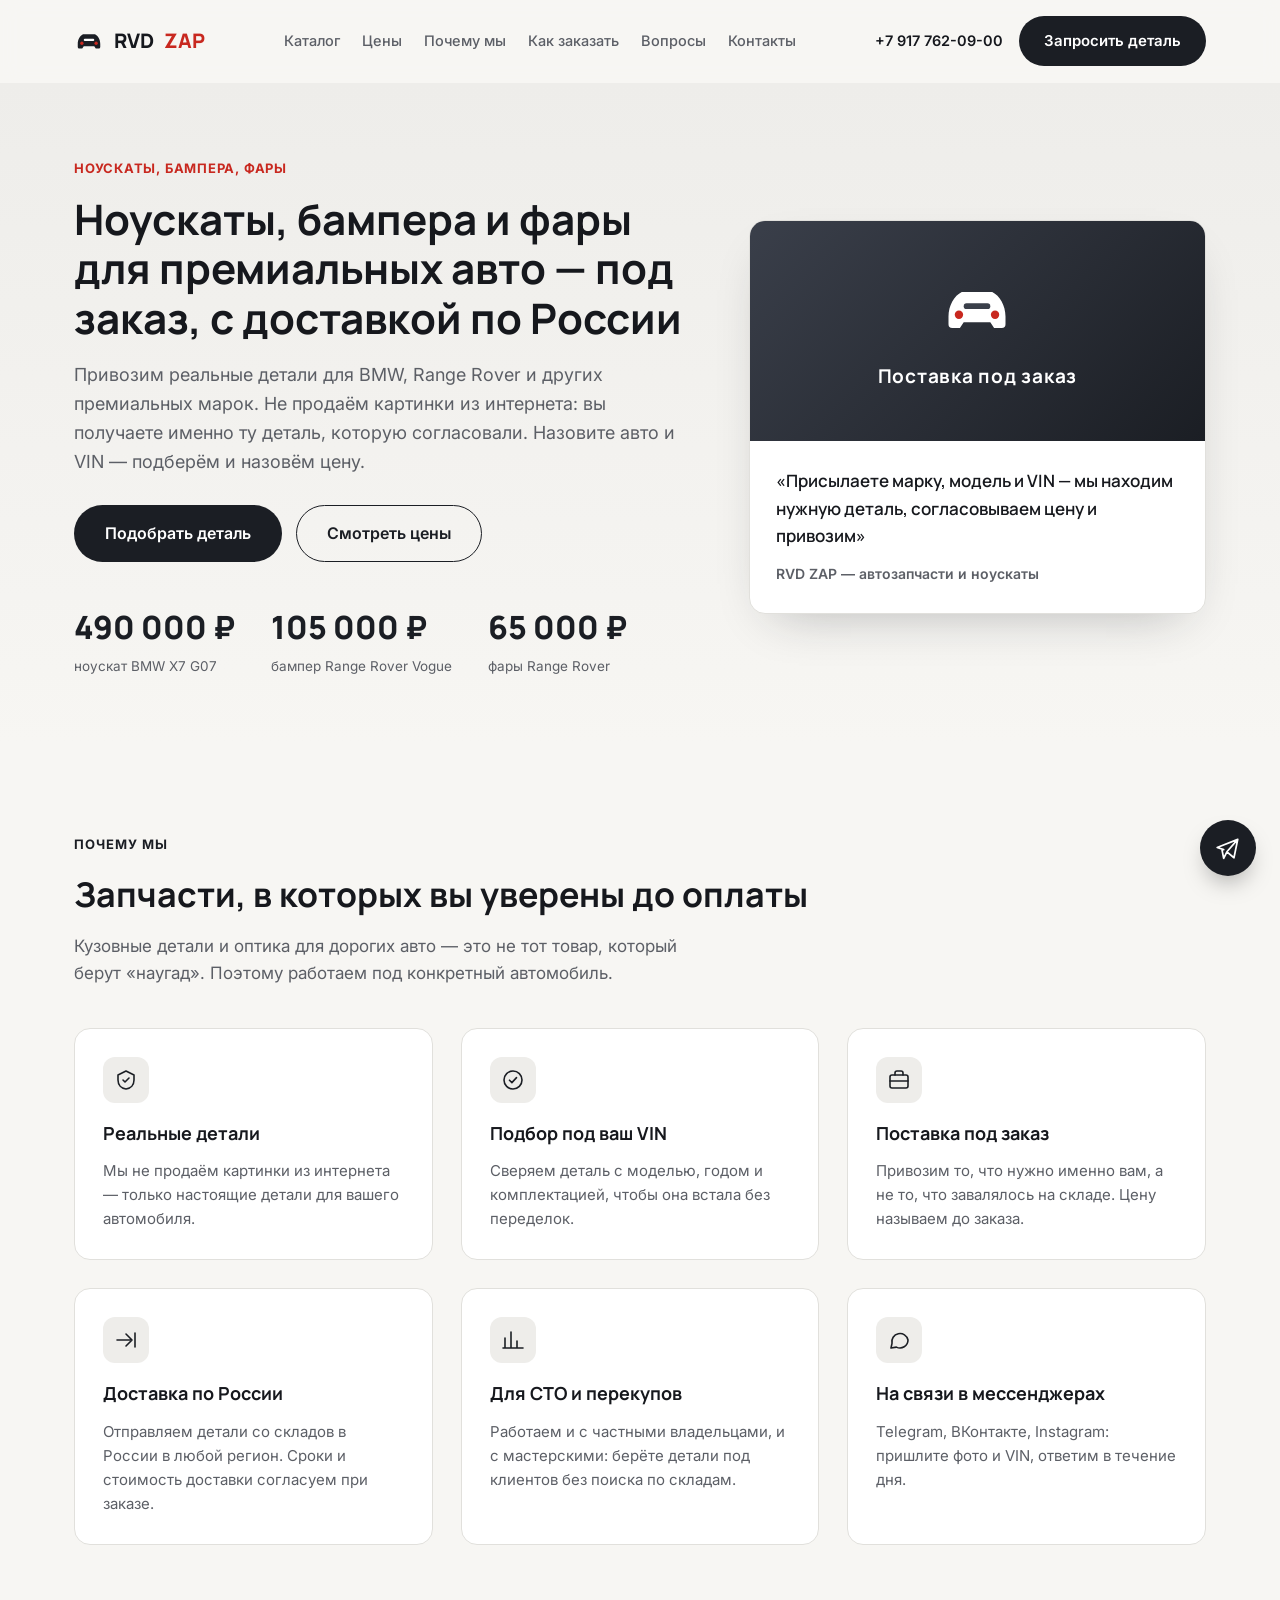
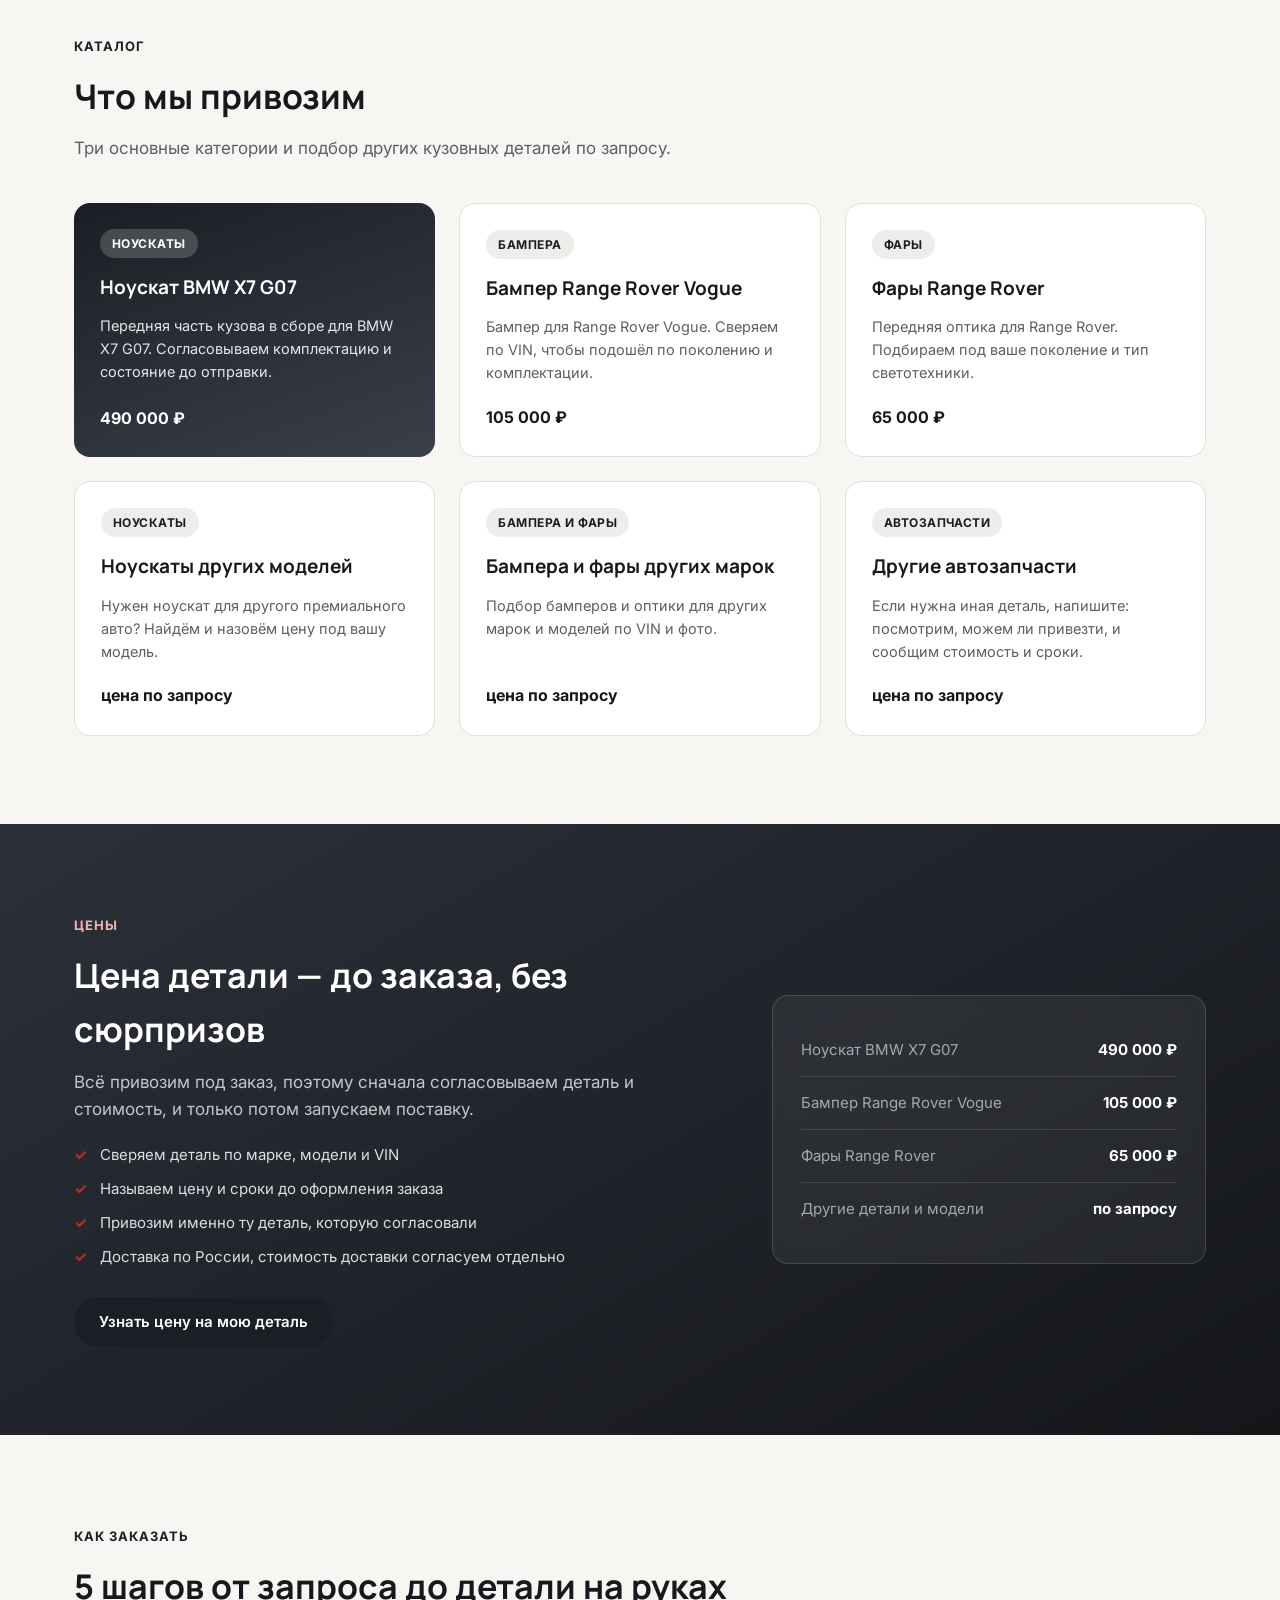
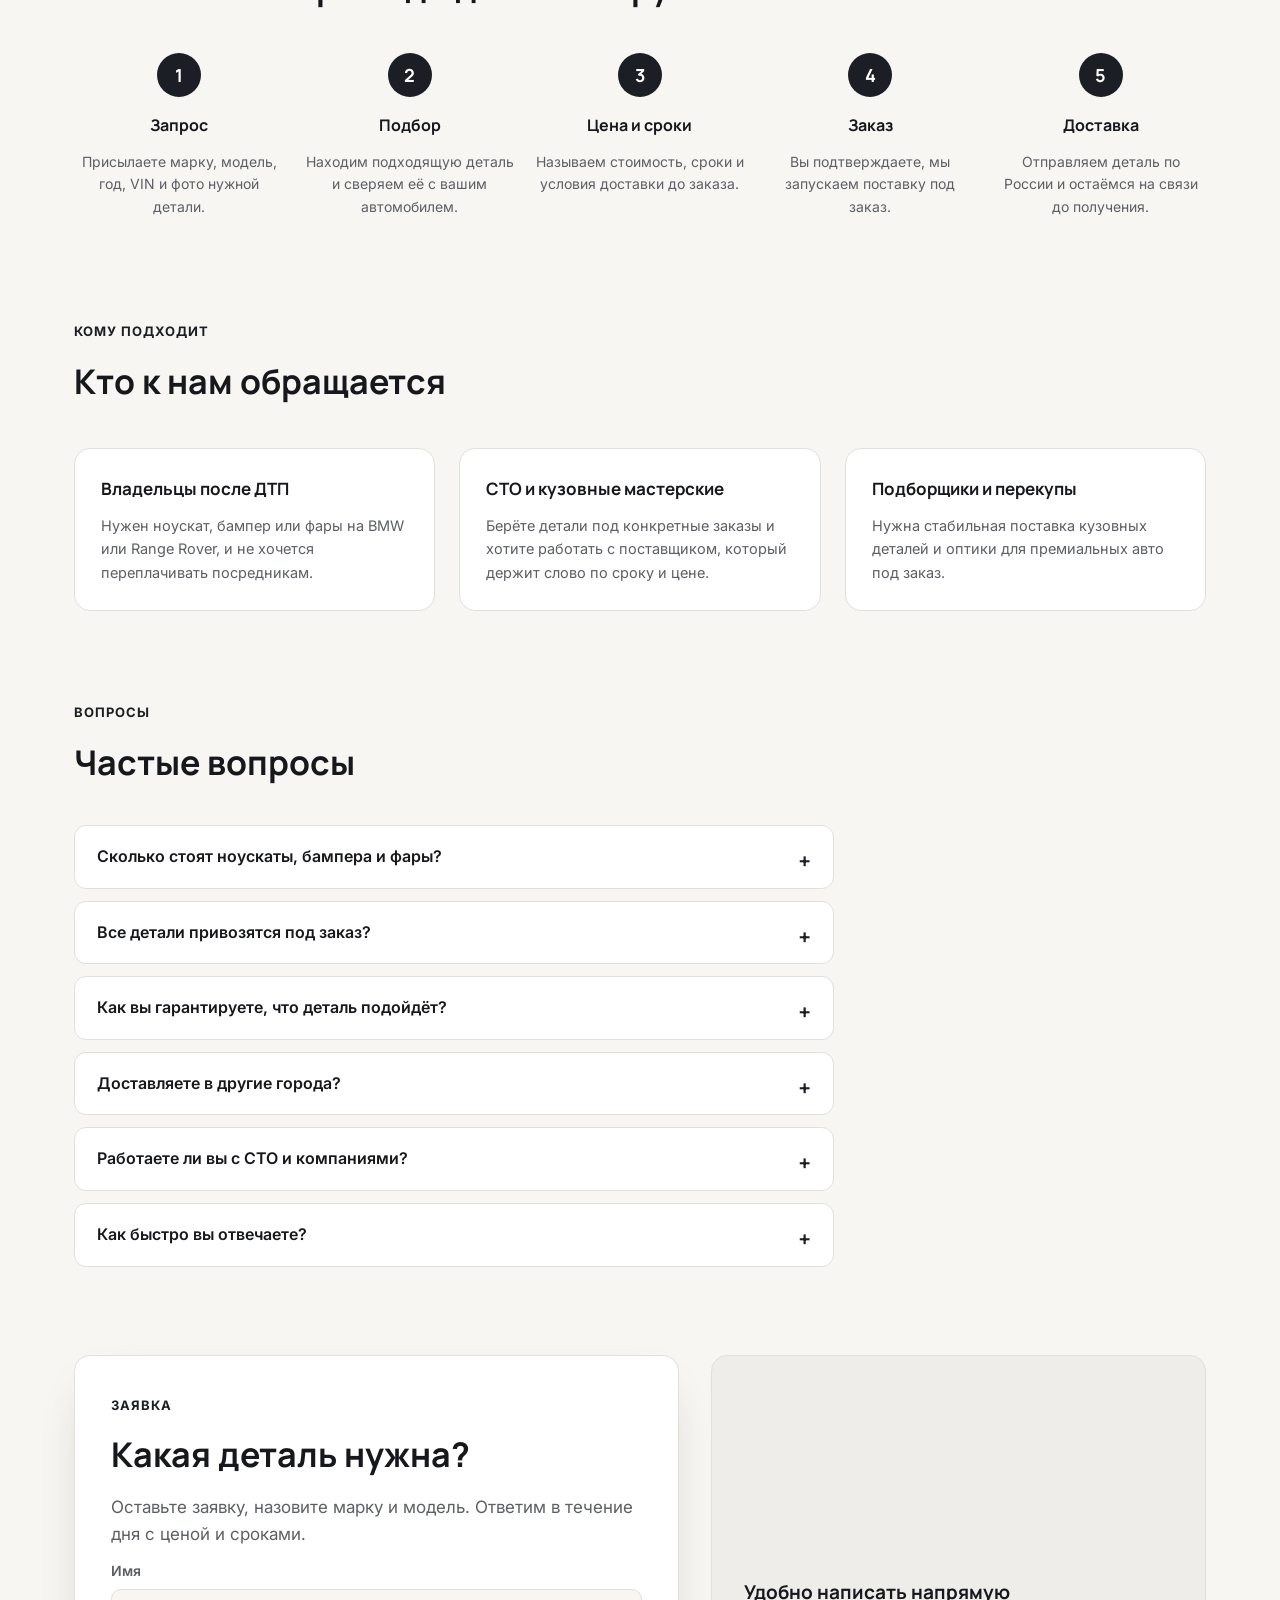
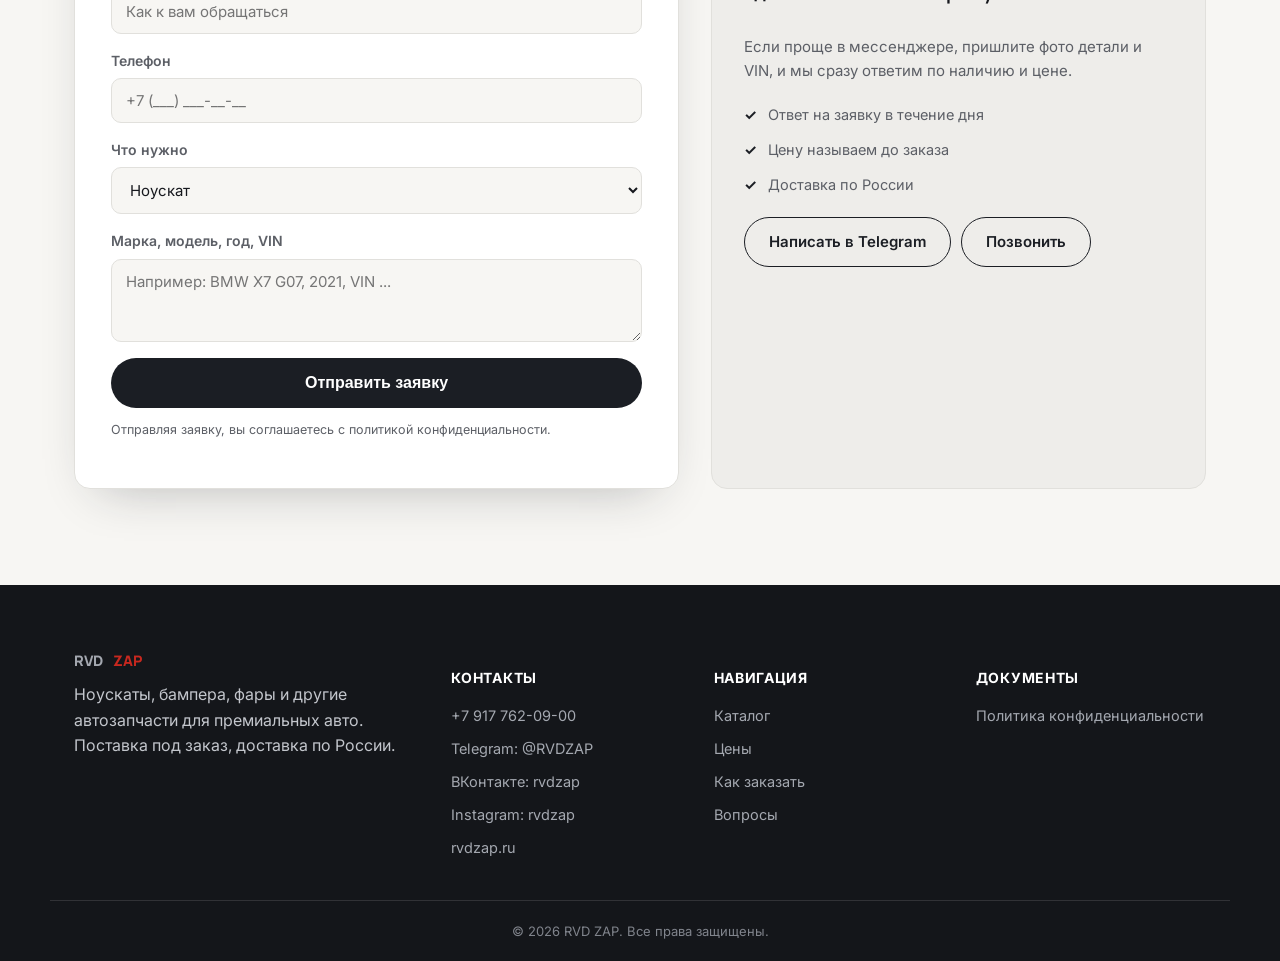
<file: index.html>
<!DOCTYPE html>
<html lang="ru">
<head>
<meta charset="UTF-8">
<meta name="viewport" content="width=device-width, initial-scale=1.0">
<title>RVD ZAP — ноускаты, бампера и фары для BMW и Range Rover под заказ</title>
<meta name="description" content="RVD ZAP — ноускаты, бампера и фары для премиальных авто под заказ. Ноускат BMW X7 G07 — 490 000 ₽, бампер Range Rover Vogue — 105 000 ₽, фары Range Rover — 65 000 ₽. Реальные детали, доставка по России.">
<link rel="canonical" href="https://murzzsite.github.io/rvdzap-parts/">
<meta property="og:type" content="website">
<meta property="og:locale" content="ru_RU">
<meta property="og:site_name" content="RVD ZAP">
<meta property="og:title" content="RVD ZAP — ноускаты, бампера и фары для BMW и Range Rover под заказ">
<meta property="og:description" content="Ноускат BMW X7 G07 — 490 000 ₽, бампер Range Rover Vogue — 105 000 ₽, фары Range Rover — 65 000 ₽. Реальные детали, доставка по России.">
<meta property="og:url" content="https://murzzsite.github.io/rvdzap-parts/">
<script type="application/ld+json">
{"@context":"https://schema.org","@type":"Store","name":"RVD ZAP","url":"https://murzzsite.github.io/rvdzap-parts/","telephone":"+79177620900","description":"Ноускаты, бампера, фары и другие автозапчасти для премиальных авто под заказ, доставка по России","areaServed":"RU","sameAs":["https://t.me/RVDZAP","https://vk.ru/rvdzap","https://www.instagram.com/rvdzap","https://rvdzap.ru/"],"makesOffer":[{"@type":"Offer","name":"Ноускат BMW X7 G07","price":"490000","priceCurrency":"RUB"},{"@type":"Offer","name":"Бампер Range Rover Vogue","price":"105000","priceCurrency":"RUB"},{"@type":"Offer","name":"Фары Range Rover","price":"65000","priceCurrency":"RUB"}]}
</script>
<link rel="preconnect" href="https://fonts.googleapis.com">
<link rel="preconnect" href="https://fonts.gstatic.com" crossorigin>
<link href="https://fonts.googleapis.com/css2?family=Manrope:wght@600;700;800&family=Inter:wght@400;500;600;700;800&display=swap" rel="stylesheet">
<link rel="stylesheet" href="styles.css">
</head>
<body>

<header class="header" id="header">
  <div class="header__inner container">
    <a href="#" class="logo">
      <svg class="logo__mark" viewBox="0 0 40 40" width="30" height="30" fill="none">
        <path d="M5 24c0-6 3-11 7-13h16c4 2 7 7 7 13v4a2 2 0 01-2 2h-4l-2-3H13l-2 3H7a2 2 0 01-2-2v-4z" fill="currentColor"/>
        <rect x="13" y="17" width="14" height="3" rx="1.5" fill="#fff"/>
        <circle cx="10.5" cy="23" r="2.2" fill="#c8281f"/>
        <circle cx="29.5" cy="23" r="2.2" fill="#c8281f"/>
      </svg>
      RVD <span>ZAP</span>
    </a>
    <nav class="nav" id="nav">
      <a href="#catalog">Каталог</a>
      <a href="#price">Цены</a>
      <a href="#why">Почему мы</a>
      <a href="#process">Как заказать</a>
      <a href="#faq">Вопросы</a>
      <a href="#contacts">Контакты</a>
    </nav>
    <div class="header__actions">
      <a href="tel:+79177620900" class="header__phone">+7 917 762-09-00</a>
      <a href="#form" class="btn btn--primary">Запросить деталь</a>
      <button class="burger" id="burger" aria-label="Меню"><span></span><span></span><span></span></button>
    </div>
  </div>
</header>

<main>

  <section class="hero">
    <div class="container hero__inner">
      <div class="hero__text">
        <span class="eyebrow">Ноускаты, бампера, фары</span>
        <h1>Ноускаты, бампера и фары для премиальных авто — под заказ, с доставкой по России</h1>
        <p class="hero__lead">Привозим реальные детали для BMW, Range Rover и других премиальных марок. Не продаём картинки из интернета: вы получаете именно ту деталь, которую согласовали. Назовите авто и VIN — подберём и назовём цену.</p>
        <div class="hero__cta">
          <a href="#form" class="btn btn--primary btn--lg">Подобрать деталь</a>
          <a href="#price" class="btn btn--ghost btn--lg">Смотреть цены</a>
        </div>
        <div class="hero__stats">
          <div class="stat"><span class="stat__num">490 000 ₽</span><span class="stat__label">ноускат BMW X7 G07</span></div>
          <div class="stat"><span class="stat__num">105 000 ₽</span><span class="stat__label">бампер Range Rover Vogue</span></div>
          <div class="stat"><span class="stat__num">65 000 ₽</span><span class="stat__label">фары Range Rover</span></div>
        </div>
      </div>
      <div class="hero__card">
        <div class="hero__card-photo" aria-hidden="true">
          <svg class="hero__logo-mark" viewBox="0 0 40 40" width="76" height="76" fill="none">
            <path d="M5 24c0-6 3-11 7-13h16c4 2 7 7 7 13v4a2 2 0 01-2 2h-4l-2-3H13l-2 3H7a2 2 0 01-2-2v-4z" fill="#fff"/>
            <rect x="13" y="17" width="14" height="3" rx="1.5" fill="#3a3f4a"/>
            <circle cx="10.5" cy="23" r="2.2" fill="#c8281f"/>
            <circle cx="29.5" cy="23" r="2.2" fill="#c8281f"/>
          </svg>
          <span class="hero__logo-word">Поставка под заказ</span>
        </div>
        <div class="hero__card-body">
          <p class="hero__card-quote">«Присылаете марку, модель и VIN — мы находим нужную деталь, согласовываем цену и привозим»</p>
          <span class="hero__card-name">RVD ZAP — автозапчасти и ноускаты</span>
        </div>
      </div>
    </div>
  </section>

  <section class="adv-section" id="why">
    <div class="container">
      <span class="section-tag">Почему мы</span>
      <h2>Запчасти, в которых вы уверены до оплаты</h2>
      <p class="section-lead">Кузовные детали и оптика для дорогих авто — это не тот товар, который берут «наугад». Поэтому работаем под конкретный автомобиль.</p>
      <div class="adv-grid">
        <div class="adv">
          <div class="adv__icon"><svg viewBox="0 0 24 24" fill="none"><path d="M12 3l8 4v5c0 5-3.4 8.4-8 9-4.6-.6-8-4-8-9V7l8-4z" stroke="currentColor" stroke-width="1.6" stroke-linejoin="round"/><path d="M9 12l2 2 4-4" stroke="currentColor" stroke-width="1.6" stroke-linecap="round" stroke-linejoin="round"/></svg></div>
          <h3>Реальные детали</h3>
          <p>Мы не продаём картинки из интернета — только настоящие детали для вашего автомобиля.</p>
        </div>
        <div class="adv">
          <div class="adv__icon"><svg viewBox="0 0 24 24" fill="none"><circle cx="12" cy="12" r="9" stroke="currentColor" stroke-width="1.6"/><path d="M8.5 12.2l2.4 2.4 4.6-5" stroke="currentColor" stroke-width="1.6" stroke-linecap="round" stroke-linejoin="round"/></svg></div>
          <h3>Подбор под ваш VIN</h3>
          <p>Сверяем деталь с моделью, годом и комплектацией, чтобы она встала без переделок.</p>
        </div>
        <div class="adv">
          <div class="adv__icon"><svg viewBox="0 0 24 24" fill="none"><rect x="3" y="7" width="18" height="13" rx="2" stroke="currentColor" stroke-width="1.6"/><path d="M8 7V5a2 2 0 012-2h4a2 2 0 012 2v2M3 13h18" stroke="currentColor" stroke-width="1.6" stroke-linecap="round"/></svg></div>
          <h3>Поставка под заказ</h3>
          <p>Привозим то, что нужно именно вам, а не то, что завалялось на складе. Цену называем до заказа.</p>
        </div>
        <div class="adv">
          <div class="adv__icon"><svg viewBox="0 0 24 24" fill="none"><path d="M3 12h13M12 6l6 6-6 6M21 5v14" stroke="currentColor" stroke-width="1.6" stroke-linecap="round" stroke-linejoin="round"/></svg></div>
          <h3>Доставка по России</h3>
          <p>Отправляем детали со складов в России в любой регион. Сроки и стоимость доставки согласуем при заказе.</p>
        </div>
        <div class="adv">
          <div class="adv__icon"><svg viewBox="0 0 24 24" fill="none"><path d="M4 20V10M10 20V4M16 20v-7M22 20H2" stroke="currentColor" stroke-width="1.6" stroke-linecap="round"/></svg></div>
          <h3>Для СТО и перекупов</h3>
          <p>Работаем и с частными владельцами, и с мастерскими: берёте детали под клиентов без поиска по складам.</p>
        </div>
        <div class="adv">
          <div class="adv__icon"><svg viewBox="0 0 24 24" fill="none"><path d="M21 12a8 8 0 01-11.6 7.1L4 20l1-4.6A8 8 0 1121 12z" stroke="currentColor" stroke-width="1.6" stroke-linejoin="round"/></svg></div>
          <h3>На связи в мессенджерах</h3>
          <p>Telegram, ВКонтакте, Instagram: пришлите фото и VIN, ответим в течение дня.</p>
        </div>
      </div>
    </div>
  </section>

  <section class="services" id="catalog">
    <div class="container">
      <span class="section-tag">Каталог</span>
      <h2>Что мы привозим</h2>
      <p class="section-lead">Три основные категории и подбор других кузовных деталей по запросу.</p>
      <div class="services-grid">
        <div class="service service--accent">
          <span class="service__badge">Ноускаты</span>
          <h3>Ноускат BMW X7 G07</h3>
          <p>Передняя часть кузова в сборе для BMW X7 G07. Согласовываем комплектацию и состояние до отправки.</p>
          <span class="service__price">490 000 ₽</span>
        </div>
        <div class="service">
          <span class="service__badge">Бампера</span>
          <h3>Бампер Range Rover Vogue</h3>
          <p>Бампер для Range Rover Vogue. Сверяем по VIN, чтобы подошёл по поколению и комплектации.</p>
          <span class="service__price">105 000 ₽</span>
        </div>
        <div class="service">
          <span class="service__badge">Фары</span>
          <h3>Фары Range Rover</h3>
          <p>Передняя оптика для Range Rover. Подбираем под ваше поколение и тип светотехники.</p>
          <span class="service__price">65 000 ₽</span>
        </div>
        <div class="service">
          <span class="service__badge">Ноускаты</span>
          <h3>Ноускаты других моделей</h3>
          <p>Нужен ноускат для другого премиального авто? Найдём и назовём цену под вашу модель.</p>
          <span class="service__price">цена по запросу</span>
        </div>
        <div class="service">
          <span class="service__badge">Бампера и фары</span>
          <h3>Бампера и фары других марок</h3>
          <p>Подбор бамперов и оптики для других марок и моделей по VIN и фото.</p>
          <span class="service__price">цена по запросу</span>
        </div>
        <div class="service">
          <span class="service__badge">Автозапчасти</span>
          <h3>Другие автозапчасти</h3>
          <p>Если нужна иная деталь, напишите: посмотрим, можем ли привезти, и сообщим стоимость и сроки.</p>
          <span class="service__price">цена по запросу</span>
        </div>
      </div>
    </div>
  </section>

  <section class="camp" id="price">
    <div class="container camp__inner">
      <div class="camp__text">
        <span class="section-tag section-tag--light">Цены</span>
        <h2>Цена детали — до заказа, без сюрпризов</h2>
        <p class="camp__lead">Всё привозим под заказ, поэтому сначала согласовываем деталь и стоимость, и только потом запускаем поставку.</p>
        <ul class="camp__list">
          <li>Сверяем деталь по марке, модели и VIN</li>
          <li>Называем цену и сроки до оформления заказа</li>
          <li>Привозим именно ту деталь, которую согласовали</li>
          <li>Доставка по России, стоимость доставки согласуем отдельно</li>
        </ul>
        <a href="#form" class="btn btn--primary">Узнать цену на мою деталь</a>
      </div>
      <div class="camp__card">
        <div class="camp__card-row"><span>Ноускат BMW X7 G07</span><strong>490 000 ₽</strong></div>
        <div class="camp__card-row"><span>Бампер Range Rover Vogue</span><strong>105 000 ₽</strong></div>
        <div class="camp__card-row"><span>Фары Range Rover</span><strong>65 000 ₽</strong></div>
        <div class="camp__card-row"><span>Другие детали и модели</span><strong>по запросу</strong></div>
      </div>
    </div>
  </section>

  <section class="process" id="process" style="padding-top:88px">
    <div class="container">
      <span class="section-tag">Как заказать</span>
      <h2>5 шагов от запроса до детали на руках</h2>
      <div class="process-grid">
        <div class="step"><span class="step__num">1</span><h3>Запрос</h3><p>Присылаете марку, модель, год, VIN и фото нужной детали.</p></div>
        <div class="step"><span class="step__num">2</span><h3>Подбор</h3><p>Находим подходящую деталь и сверяем её с вашим автомобилем.</p></div>
        <div class="step"><span class="step__num">3</span><h3>Цена и сроки</h3><p>Называем стоимость, сроки и условия доставки до заказа.</p></div>
        <div class="step"><span class="step__num">4</span><h3>Заказ</h3><p>Вы подтверждаете, мы запускаем поставку под заказ.</p></div>
        <div class="step"><span class="step__num">5</span><h3>Доставка</h3><p>Отправляем деталь по России и остаёмся на связи до получения.</p></div>
      </div>
    </div>
  </section>

  <section class="reviews" id="for">
    <div class="container">
      <span class="section-tag">Кому подходит</span>
      <h2>Кто к нам обращается</h2>
      <div class="reviews-grid">
        <div class="review">
          <h3>Владельцы после ДТП</h3>
          <p>Нужен ноускат, бампер или фары на BMW или Range Rover, и не хочется переплачивать посредникам.</p>
        </div>
        <div class="review">
          <h3>СТО и кузовные мастерские</h3>
          <p>Берёте детали под конкретные заказы и хотите работать с поставщиком, который держит слово по сроку и цене.</p>
        </div>
        <div class="review">
          <h3>Подборщики и перекупы</h3>
          <p>Нужна стабильная поставка кузовных деталей и оптики для премиальных авто под заказ.</p>
        </div>
      </div>
    </div>
  </section>

  <section class="faq" id="faq">
    <div class="container">
      <span class="section-tag">Вопросы</span>
      <h2>Частые вопросы</h2>
      <div class="faq__list">
        <details class="faq__item">
          <summary>Сколько стоят ноускаты, бампера и фары?</summary>
          <p>Ноускат BMW X7 G07 — 490 000 ₽, бампер Range Rover Vogue — 105 000 ₽, фары Range Rover — 65 000 ₽. По остальным моделям цену называем после подбора детали.</p>
        </details>
        <details class="faq__item">
          <summary>Все детали привозятся под заказ?</summary>
          <p>Да, поставка идёт под заказ. Сначала согласуем деталь и цену, затем запускаем поставку.</p>
        </details>
        <details class="faq__item">
          <summary>Как вы гарантируете, что деталь подойдёт?</summary>
          <p>Сверяем деталь по марке, модели, году и VIN, просим фото вашего автомобиля и согласуем комплектацию до заказа.</p>
        </details>
        <details class="faq__item">
          <summary>Доставляете в другие города?</summary>
          <p>Да, доставляем по всей России. Срок и стоимость доставки называем при согласовании заказа.</p>
        </details>
        <details class="faq__item">
          <summary>Работаете ли вы с СТО и компаниями?</summary>
          <p>Да, независимо от того, нужна одна деталь или несколько под клиентов. Условия для регулярных заказов обсуждаем отдельно.</p>
        </details>
        <details class="faq__item">
          <summary>Как быстро вы отвечаете?</summary>
          <p>На заявку отвечаем в течение дня. Быстрее всего — в Telegram: пришлите фото и VIN.</p>
        </details>
      </div>
    </div>
  </section>

  <section class="form-section" id="form">
    <div class="container form-section__inner">
      <div class="form-card">
        <span class="section-tag">Заявка</span>
        <h2>Какая деталь нужна?</h2>
        <p class="section-lead">Оставьте заявку, назовите марку и модель. Ответим в течение дня с ценой и сроками.</p>
        <form id="leadForm" class="form">
          <input type="text" name="_gotcha" style="display:none" tabindex="-1" autocomplete="off">
          <label>Имя
            <input type="text" name="name" placeholder="Как к вам обращаться" required>
          </label>
          <label>Телефон
            <input type="tel" name="phone" placeholder="+7 (___) ___-__-__" required>
          </label>
          <label>Что нужно
            <select name="part">
              <option>Ноускат</option>
              <option>Бампер</option>
              <option>Фары</option>
              <option>Другая деталь</option>
            </select>
          </label>
          <label>Марка, модель, год, VIN
            <textarea name="comment" placeholder="Например: BMW X7 G07, 2021, VIN ..." rows="3"></textarea>
          </label>
          <button type="submit" class="btn btn--primary btn--lg">Отправить заявку</button>
          <p class="form-note">Отправляя заявку, вы соглашаетесь с <a href="privacy.html">политикой конфиденциальности</a>.</p>
        </form>
      </div>
      <div class="info-card">
        <h3>Удобно написать напрямую</h3>
        <p>Если проще в мессенджере, пришлите фото детали и VIN, и мы сразу ответим по наличию и цене.</p>
        <ul class="info-card__list">
          <li>Ответ на заявку в течение дня</li>
          <li>Цену называем до заказа</li>
          <li>Доставка по России</li>
        </ul>
        <div class="social">
          <a href="https://t.me/RVDZAP" target="_blank" rel="noopener" class="btn btn--ghost">Написать в Telegram</a>
          <a href="tel:+79177620900" class="btn btn--ghost">Позвонить</a>
        </div>
      </div>
    </div>
  </section>

</main>

<footer class="footer" id="contacts">
  <div class="container footer__inner">
    <div class="footer__col">
      <a href="#" class="logo logo--footer">RVD <span>ZAP</span></a>
      <p>Ноускаты, бампера, фары и другие автозапчасти для премиальных авто. Поставка под заказ, доставка по России.</p>
    </div>
    <div class="footer__col">
      <h4>Контакты</h4>
      <a href="tel:+79177620900">+7 917 762-09-00</a>
      <a href="https://t.me/RVDZAP" target="_blank" rel="noopener">Telegram: @RVDZAP</a>
      <a href="https://vk.ru/rvdzap" target="_blank" rel="noopener">ВКонтакте: rvdzap</a>
      <a href="https://www.instagram.com/rvdzap" target="_blank" rel="noopener">Instagram: rvdzap</a>
      <a href="https://rvdzap.ru/" target="_blank" rel="noopener">rvdzap.ru</a>
    </div>
    <div class="footer__col">
      <h4>Навигация</h4>
      <a href="#catalog">Каталог</a>
      <a href="#price">Цены</a>
      <a href="#process">Как заказать</a>
      <a href="#faq">Вопросы</a>
    </div>
    <div class="footer__col">
      <h4>Документы</h4>
      <a href="privacy.html">Политика конфиденциальности</a>
    </div>
  </div>
  <div class="footer__bottom container">
    <span>&copy; <span id="year"></span> RVD ZAP. Все права защищены.</span>
  </div>
</footer>

<a href="https://t.me/RVDZAP" target="_blank" rel="noopener" class="fab" aria-label="Написать в Telegram">
  <svg viewBox="0 0 24 24" fill="none"><path d="M21 4L2 11.5l6 2m13-9.5l-3.5 17L11 15.5m10-11.5L11 15.5m0 0l-3 6-1.5-7.5" stroke="currentColor" stroke-width="1.6" stroke-linecap="round" stroke-linejoin="round"/></svg>
</a>

<script src="script.js"></script>
</body>
</html>
</file>
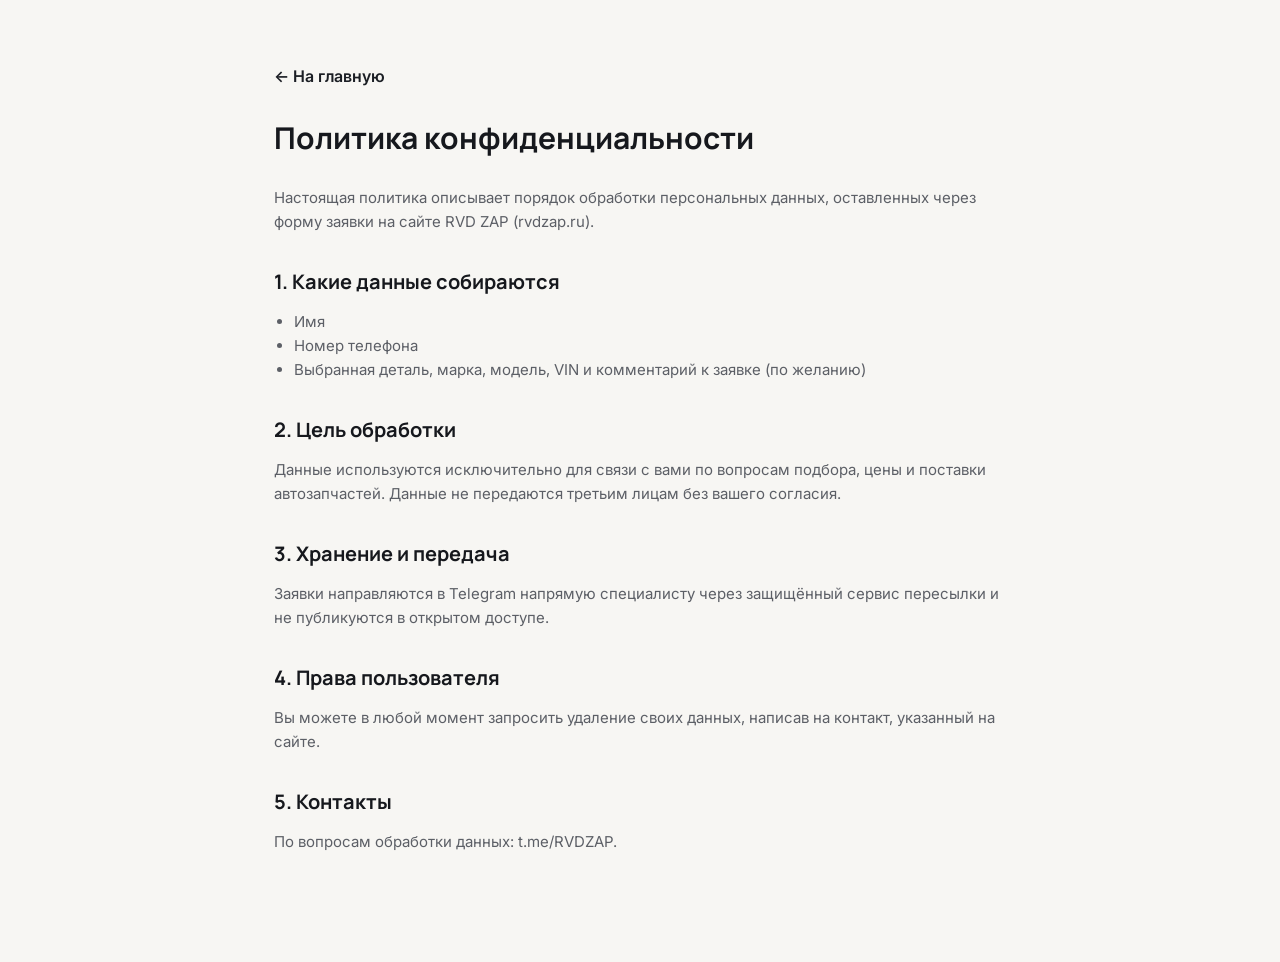
<file: privacy.html>
<!DOCTYPE html>
<html lang="ru">
<head>
<meta charset="UTF-8">
<meta name="viewport" content="width=device-width, initial-scale=1.0">
<title>Политика конфиденциальности — RVD ZAP</title>
<link href="https://fonts.googleapis.com/css2?family=Manrope:wght@700&family=Inter:wght@400;500;600&display=swap" rel="stylesheet">
<link rel="stylesheet" href="styles.css">
<style>
  .legal { max-width: 780px; margin: 0 auto; padding: 64px 24px 96px; }
  .legal h1 { font-size: 30px; margin-bottom: 24px; }
  .legal h2 { font-size: 20px; margin-top: 32px; }
  .legal p, .legal li { color: var(--clr-ink-soft); font-size: 15px; }
  .legal ul { padding-left: 20px; list-style: disc; }
  .legal a.back { display: inline-block; margin-bottom: 24px; font-weight: 600; color: var(--clr-accent-dark); }
</style>
</head>
<body>
<div class="legal">
  <a href="index.html" class="back">← На главную</a>
  <h1>Политика конфиденциальности</h1>
  <p>Настоящая политика описывает порядок обработки персональных данных, оставленных через форму заявки на сайте RVD ZAP (rvdzap.ru).</p>

  <h2>1. Какие данные собираются</h2>
  <ul>
    <li>Имя</li>
    <li>Номер телефона</li>
    <li>Выбранная деталь, марка, модель, VIN и комментарий к заявке (по желанию)</li>
  </ul>

  <h2>2. Цель обработки</h2>
  <p>Данные используются исключительно для связи с вами по вопросам подбора, цены и поставки автозапчастей. Данные не передаются третьим лицам без вашего согласия.</p>

  <h2>3. Хранение и передача</h2>
  <p>Заявки направляются в Telegram напрямую специалисту через защищённый сервис пересылки и не публикуются в открытом доступе.</p>

  <h2>4. Права пользователя</h2>
  <p>Вы можете в любой момент запросить удаление своих данных, написав на контакт, указанный на сайте.</p>

  <h2>5. Контакты</h2>
  <p>По вопросам обработки данных: <a href="https://t.me/RVDZAP" target="_blank" rel="noopener">t.me/RVDZAP</a>.</p>
</div>
</body>
</html>
</file>
<file: styles.css>
:root {
  --clr-bg: #f7f6f3;
  --clr-bg-alt: #eeedea;
  --clr-surface: #ffffff;
  --clr-ink: #16181d;
  --clr-ink-soft: #5c5f66;
  --clr-accent: #3a3f4a;
  --clr-accent-dark: #1b1e24;
  --clr-gold: #c8281f;
  --clr-border: #e1e0dc;
  --radius: 16px;
  --shadow: 0 20px 50px -25px rgba(27,30,36, 0.32);
  --font-head: 'Manrope', sans-serif;
  --font-body: 'Inter', sans-serif;
}

* { box-sizing: border-box; }
html { scroll-behavior: smooth; }
body {
  margin: 0;
  font-family: var(--font-body);
  background: var(--clr-bg);
  color: var(--clr-ink);
  line-height: 1.6;
}
img { max-width: 100%; display: block; }
a { color: inherit; text-decoration: none; }
ul { margin: 0; padding: 0; list-style: none; }
h1, h2, h3 { font-family: var(--font-head); font-weight: 700; margin: 0 0 12px; color: var(--clr-ink); }
p { margin: 0 0 12px; }

.container { max-width: 1180px; margin: 0 auto; padding: 0 24px; }

.btn {
  display: inline-flex; align-items: center; justify-content: center;
  padding: 12px 24px; border-radius: 999px; font-weight: 600; font-size: 15px;
  border: 1px solid transparent; cursor: pointer; transition: transform .18s ease, box-shadow .18s ease, background .18s ease;
  white-space: nowrap;
}
.btn--primary { background: var(--clr-accent-dark); color: #fff; }
.btn--primary:hover { background: var(--clr-accent); transform: translateY(-2px); box-shadow: 0 12px 24px -12px rgba(27,30,36,.55); }
.btn--ghost { background: transparent; color: var(--clr-accent-dark); border-color: var(--clr-accent-dark); }
.btn--ghost:hover { background: var(--clr-accent-dark); color: #fff; }
.btn--lg { padding: 15px 30px; font-size: 16px; }

.section-tag {
  display: inline-block; font-size: 13px; font-weight: 700; letter-spacing: .08em; text-transform: uppercase;
  color: var(--clr-accent-dark); margin-bottom: 12px;
}
.section-tag--light { color: #f0b5b0; }
.section-lead { max-width: 640px; color: var(--clr-ink-soft); font-size: 17px; }

/* HEADER */
.header {
  position: sticky; top: 0; z-index: 100; background: rgba(247,246,243, .92);
  backdrop-filter: blur(10px); border-bottom: 1px solid transparent; transition: border-color .2s, box-shadow .2s;
}
.header.scrolled { border-color: var(--clr-border); box-shadow: 0 8px 24px -20px rgba(0,0,0,.2); }
.header__inner {
  display: flex; align-items: center; justify-content: space-between; gap: 24px; min-width: 0; padding: 16px 24px;
}
.logo { display: flex; align-items: center; gap: 10px; font-family: var(--font-head); font-size: 20px; font-weight: 800; flex-shrink: 0; color: var(--clr-ink); }
.logo__mark { flex-shrink: 0; color: var(--clr-accent-dark); }
.logo span { color: var(--clr-gold); }
.nav { display: flex; gap: 22px; }
.nav a { font-size: 14.5px; font-weight: 500; color: var(--clr-ink-soft); white-space: nowrap; transition: color .15s; }
.nav a:hover { color: var(--clr-accent-dark); }
.header__actions { display: flex; align-items: center; gap: 16px; flex-shrink: 0; }
.header__phone { font-weight: 600; font-size: 14.5px; white-space: nowrap; }
.burger { display: none; flex-direction: column; gap: 5px; background: none; border: none; cursor: pointer; padding: 4px; }
.burger span { width: 22px; height: 2px; background: var(--clr-ink); border-radius: 2px; }

/* HERO */
.hero { padding: 72px 0 64px; background: linear-gradient(180deg, var(--clr-bg-alt), var(--clr-bg)); }
.hero__inner { display: grid; grid-template-columns: 1.15fr .85fr; gap: 56px; align-items: center; }
.eyebrow { display: inline-block; font-size: 13px; font-weight: 700; letter-spacing: .06em; text-transform: uppercase; color: var(--clr-gold); margin-bottom: 16px; }
.hero h1 { font-size: 42px; line-height: 1.18; margin-bottom: 18px; }
.hero__lead { font-size: 18px; color: var(--clr-ink-soft); margin-bottom: 28px; }
.hero__cta { display: flex; gap: 14px; flex-wrap: wrap; margin-bottom: 40px; }
.hero__stats { display: flex; gap: 36px; flex-wrap: wrap; }
.stat__num { display: block; font-family: var(--font-head); font-size: 32px; font-weight: 800; color: var(--clr-accent-dark); }
.stat__label { font-size: 13.5px; color: var(--clr-ink-soft); }

.hero__card {
  background: var(--clr-surface); border-radius: var(--radius); box-shadow: var(--shadow);
  overflow: hidden; border: 1px solid var(--clr-border);
}
.hero__card-photo {
  height: 220px; display: flex; flex-direction: column; align-items: center; justify-content: center; gap: 14px;
  background: linear-gradient(135deg, var(--clr-accent), var(--clr-accent-dark));
  color: #fff;
}
.hero__logo-mark { flex-shrink: 0; }
.hero__logo-word { font-family: var(--font-head); font-size: 19px; font-weight: 700; letter-spacing: .04em; }
.hero__card-body { padding: 26px; }
.hero__card-quote { font-family: var(--font-head); font-weight: 600; font-size: 17px; color: var(--clr-ink); }
.hero__card-name { font-size: 14px; color: var(--clr-ink-soft); font-weight: 600; }

/* ADVANTAGES */
.adv-section { padding: 88px 0; }
.adv-section h2, .services h2, .price-section h2, .process h2, .reviews h2, .faq h2, .form-section h2 { font-size: 34px; }
.adv-grid { display: grid; grid-template-columns: repeat(3, 1fr); gap: 28px; margin-top: 40px; }
.adv { background: var(--clr-surface); border: 1px solid var(--clr-border); border-radius: var(--radius); padding: 28px; }
.adv__icon { width: 46px; height: 46px; border-radius: 12px; background: var(--clr-bg-alt); color: var(--clr-accent-dark); display: flex; align-items: center; justify-content: center; margin-bottom: 16px; }
.adv__icon svg { width: 24px; height: 24px; }
.adv h3 { font-size: 18px; }
.adv p { color: var(--clr-ink-soft); font-size: 15px; margin: 0; }

/* SERVICES */
.services { padding: 0 0 88px; }
.services-grid { display: grid; grid-template-columns: repeat(3, 1fr); gap: 24px; margin-top: 40px; }
.service { background: var(--clr-surface); border: 1px solid var(--clr-border); border-radius: var(--radius); padding: 26px; display: flex; flex-direction: column; }
.service--accent { background: linear-gradient(160deg, var(--clr-accent-dark), var(--clr-accent)); color: #fff; border: none; }
.service--accent h3, .service--accent .service__price { color: #fff; }
.service--accent .service__badge { background: rgba(255,255,255,.18); color: #fff; }
.service__badge { align-self: flex-start; font-size: 12px; font-weight: 700; text-transform: uppercase; letter-spacing: .04em; background: var(--clr-bg-alt); color: var(--clr-accent-dark); padding: 5px 12px; border-radius: 999px; margin-bottom: 14px; }
.service h3 { font-size: 19px; }
.service p { color: var(--clr-ink-soft); font-size: 14.5px; flex: 1; }
.service--accent p { color: rgba(255,255,255,.88); }
.service__price { font-weight: 700; font-size: 16px; margin-top: 8px; }

/* CAMP (payment model) */
.camp { background: linear-gradient(150deg, #2c3039, #14161a); color: #eef2f8; padding: 88px 0; }
.camp__inner { display: grid; grid-template-columns: 1.2fr .8fr; gap: 48px; align-items: center; }
.camp h2 { color: #fff; font-size: 34px; }
.camp__lead { color: #c3c6cc; font-size: 17px; }
.camp__list { margin: 20px 0 28px; display: flex; flex-direction: column; gap: 10px; }
.camp__list li { padding-left: 26px; position: relative; color: #dcdee2; font-size: 15px; }
.camp__list li::before { content: '✓'; position: absolute; left: 0; color: var(--clr-gold); font-weight: 700; }
.camp__card { background: rgba(255,255,255,.06); border: 1px solid rgba(255,255,255,.15); border-radius: var(--radius); padding: 28px; backdrop-filter: blur(6px); }
.camp__card-row { display: flex; justify-content: space-between; padding: 14px 0; border-bottom: 1px solid rgba(255,255,255,.12); font-size: 15px; }
.camp__card-row:last-child { border-bottom: none; }
.camp__card-row span { color: #a4a8b0; }
.camp__card-row strong { color: #fff; }

/* PRICE */
.price-section { padding: 88px 0; }
.price-table { margin-top: 36px; border: 1px solid var(--clr-border); border-radius: var(--radius); overflow: hidden; background: var(--clr-surface); }
.price-row { display: grid; grid-template-columns: 1.6fr 1.4fr 1.2fr; gap: 12px; padding: 16px 24px; border-bottom: 1px solid var(--clr-border); font-size: 15px; align-items: center; }
.price-row:last-child { border-bottom: none; }
.price-row--head { background: var(--clr-bg-alt); font-weight: 700; font-size: 13px; text-transform: uppercase; letter-spacing: .04em; color: var(--clr-ink-soft); }
.price-row--accent { background: #f3e4e2; font-weight: 700; }
.price-row span:last-child { text-align: right; font-weight: 600; }
.price-row--head span:last-child { font-weight: 700; }
.price-note { margin-top: 18px; font-size: 13.5px; color: var(--clr-ink-soft); }

/* PROCESS */
.process { padding: 0 0 88px; }
.process-grid { display: grid; grid-template-columns: repeat(5, 1fr); gap: 20px; margin-top: 40px; }
.step { text-align: center; }
.step__num {
  display: flex; align-items: center; justify-content: center; width: 44px; height: 44px; margin: 0 auto 16px;
  border-radius: 50%; background: var(--clr-accent-dark); color: #fff; font-family: var(--font-head); font-weight: 700; font-size: 18px;
}
.step h3 { font-size: 16px; }
.step p { font-size: 14px; color: var(--clr-ink-soft); }

/* WHO IT'S FOR */
.reviews { padding: 0 0 88px; }
.reviews-grid { display: grid; grid-template-columns: repeat(3, 1fr); gap: 24px; margin-top: 40px; }
.review { background: var(--clr-surface); border: 1px solid var(--clr-border); border-radius: var(--radius); padding: 26px; }
.review h3 { font-size: 17px; }
.review p { color: var(--clr-ink-soft); font-size: 14.5px; margin: 0; }
.reviews__note { margin-top: 20px; font-size: 13px; color: var(--clr-ink-soft); opacity: .8; }

/* FAQ */
.faq { padding: 0 0 88px; }
.faq__list { margin-top: 36px; display: flex; flex-direction: column; gap: 12px; max-width: 760px; }
.faq__item { background: var(--clr-surface); border: 1px solid var(--clr-border); border-radius: 12px; padding: 18px 22px; }
.faq__item summary { cursor: pointer; font-weight: 600; font-size: 16px; list-style: none; position: relative; padding-right: 24px; }
.faq__item summary::-webkit-details-marker { display: none; }
.faq__item summary::after { content: '+'; position: absolute; right: 0; top: 0; font-size: 20px; color: var(--clr-accent-dark); }
.faq__item[open] summary::after { content: '−'; }
.faq__item p { margin-top: 12px; color: var(--clr-ink-soft); font-size: 15px; }

/* FORM */
.form-section { padding: 0 0 96px; }
.form-section__inner { display: grid; grid-template-columns: 1.1fr .9fr; gap: 32px; align-items: stretch; }
.form-card { background: var(--clr-surface); border: 1px solid var(--clr-border); border-radius: var(--radius); padding: 36px; box-shadow: var(--shadow); }
.form { display: flex; flex-direction: column; gap: 16px; margin-top: 8px; }
.form label { display: flex; flex-direction: column; gap: 6px; font-size: 14px; font-weight: 600; color: var(--clr-ink-soft); }
.form input, .form select, .form textarea {
  font-family: var(--font-body); font-size: 15px; padding: 12px 14px; border-radius: 10px; border: 1px solid var(--clr-border);
  background: var(--clr-bg); color: var(--clr-ink); resize: vertical;
}
.form input:focus, .form select:focus, .form textarea:focus { outline: none; border-color: var(--clr-accent-dark); }
.form-note { font-size: 12.5px; color: var(--clr-ink-soft); margin-top: -4px; }
.info-card { border-radius: var(--radius); border: 1px solid var(--clr-border); background: var(--clr-bg-alt); padding: 32px; display: flex; flex-direction: column; justify-content: center; gap: 16px; }
.info-card h3 { font-size: 19px; }
.info-card p { color: var(--clr-ink-soft); font-size: 15px; margin: 0; }
.info-card__list { display: flex; flex-direction: column; gap: 12px; margin-top: 4px; }
.info-card__list li { padding-left: 24px; position: relative; font-size: 14.5px; color: var(--clr-ink-soft); }
.info-card__list li::before { content: '✓'; position: absolute; left: 0; color: var(--clr-accent-dark); font-weight: 700; }

/* FOOTER */
.footer { background: #14161a; color: #c3c6cc; padding: 64px 0 0; }
.footer__inner { display: grid; grid-template-columns: 1.5fr 1fr 1fr 1fr; gap: 32px; padding-bottom: 40px; }
.footer__col { display: flex; flex-direction: column; gap: 10px; }
.footer__col h4 { color: #fff; font-family: var(--font-body); font-size: 14px; text-transform: uppercase; letter-spacing: .05em; margin-bottom: 4px; }
.footer__col a { color: #a4a8b0; font-size: 14.5px; }
.footer__col a:hover { color: #fff; }
.logo--footer { color: #fff; }
.logo--footer span { color: var(--clr-gold); }
.footer__legal { font-size: 12.5px; color: #80848c; line-height: 1.7; }
.footer__bottom { border-top: 1px solid rgba(255,255,255,.12); padding: 20px 24px; font-size: 13px; color: #80848c; text-align: center; }

/* FAB */
.fab {
  position: fixed; bottom: 24px; right: 24px; width: 56px; height: 56px; border-radius: 50%;
  background: var(--clr-accent-dark); color: #fff; display: flex; align-items: center; justify-content: center;
  box-shadow: 0 12px 24px -8px rgba(0,0,0,.35); z-index: 90; transition: transform .2s;
}
.fab:hover { transform: scale(1.08); }
.fab svg { width: 26px; height: 26px; }

/* REVEAL */
.reveal { opacity: 0; transform: translateY(24px); transition: opacity .6s ease, transform .6s ease; }
.reveal.is-visible { opacity: 1; transform: none; }

/* RESPONSIVE */
@media (max-width: 1180px) {
  .nav { gap: 16px; }
  .nav a { font-size: 14px; }
}
@media (max-width: 1100px) {
  .nav { display: none; }
  .burger { display: flex; }
  .nav.is-open {
    display: flex; flex-direction: column; position: absolute; top: 100%; left: 0; right: 0;
    background: var(--clr-surface); padding: 20px 24px; gap: 16px; border-bottom: 1px solid var(--clr-border);
  }
}
@media (max-width: 900px) {
  .hero__inner { grid-template-columns: 1fr; }
  .hero__card { order: -1; }
  .adv-grid, .services-grid, .reviews-grid { grid-template-columns: repeat(2, 1fr); }
  .process-grid { grid-template-columns: repeat(3, 1fr); }
  .camp__inner { grid-template-columns: 1fr; }
  .form-section__inner { grid-template-columns: 1fr; }
  .footer__inner { grid-template-columns: 1fr 1fr; }
  .price-row { grid-template-columns: 1.6fr 1fr .8fr; font-size: 13.5px; padding: 14px 16px; }
}
@media (max-width: 560px) {
  .header__phone { display: none; }
  .hero h1 { font-size: 30px; }
  .adv-grid, .services-grid, .reviews-grid, .process-grid { grid-template-columns: 1fr; }
  .hero__stats { gap: 24px; }
  .footer__inner { grid-template-columns: 1fr; }
}
@media (max-width: 380px) {
  .logo span { display: none; }
}

.case { margin-top: 28px; background: var(--clr-surface); border: 1px solid var(--clr-border); border-left: 4px solid var(--clr-gold); border-radius: var(--radius); padding: 24px 28px; max-width: 760px; }
.case strong { font-family: var(--font-head); font-size: 22px; color: var(--clr-accent-dark); display: block; margin-bottom: 6px; }
.case p { margin: 0; color: var(--clr-ink-soft); font-size: 15px; }
.social { display: flex; flex-wrap: wrap; gap: 10px; margin-top: 4px; }
</file>
